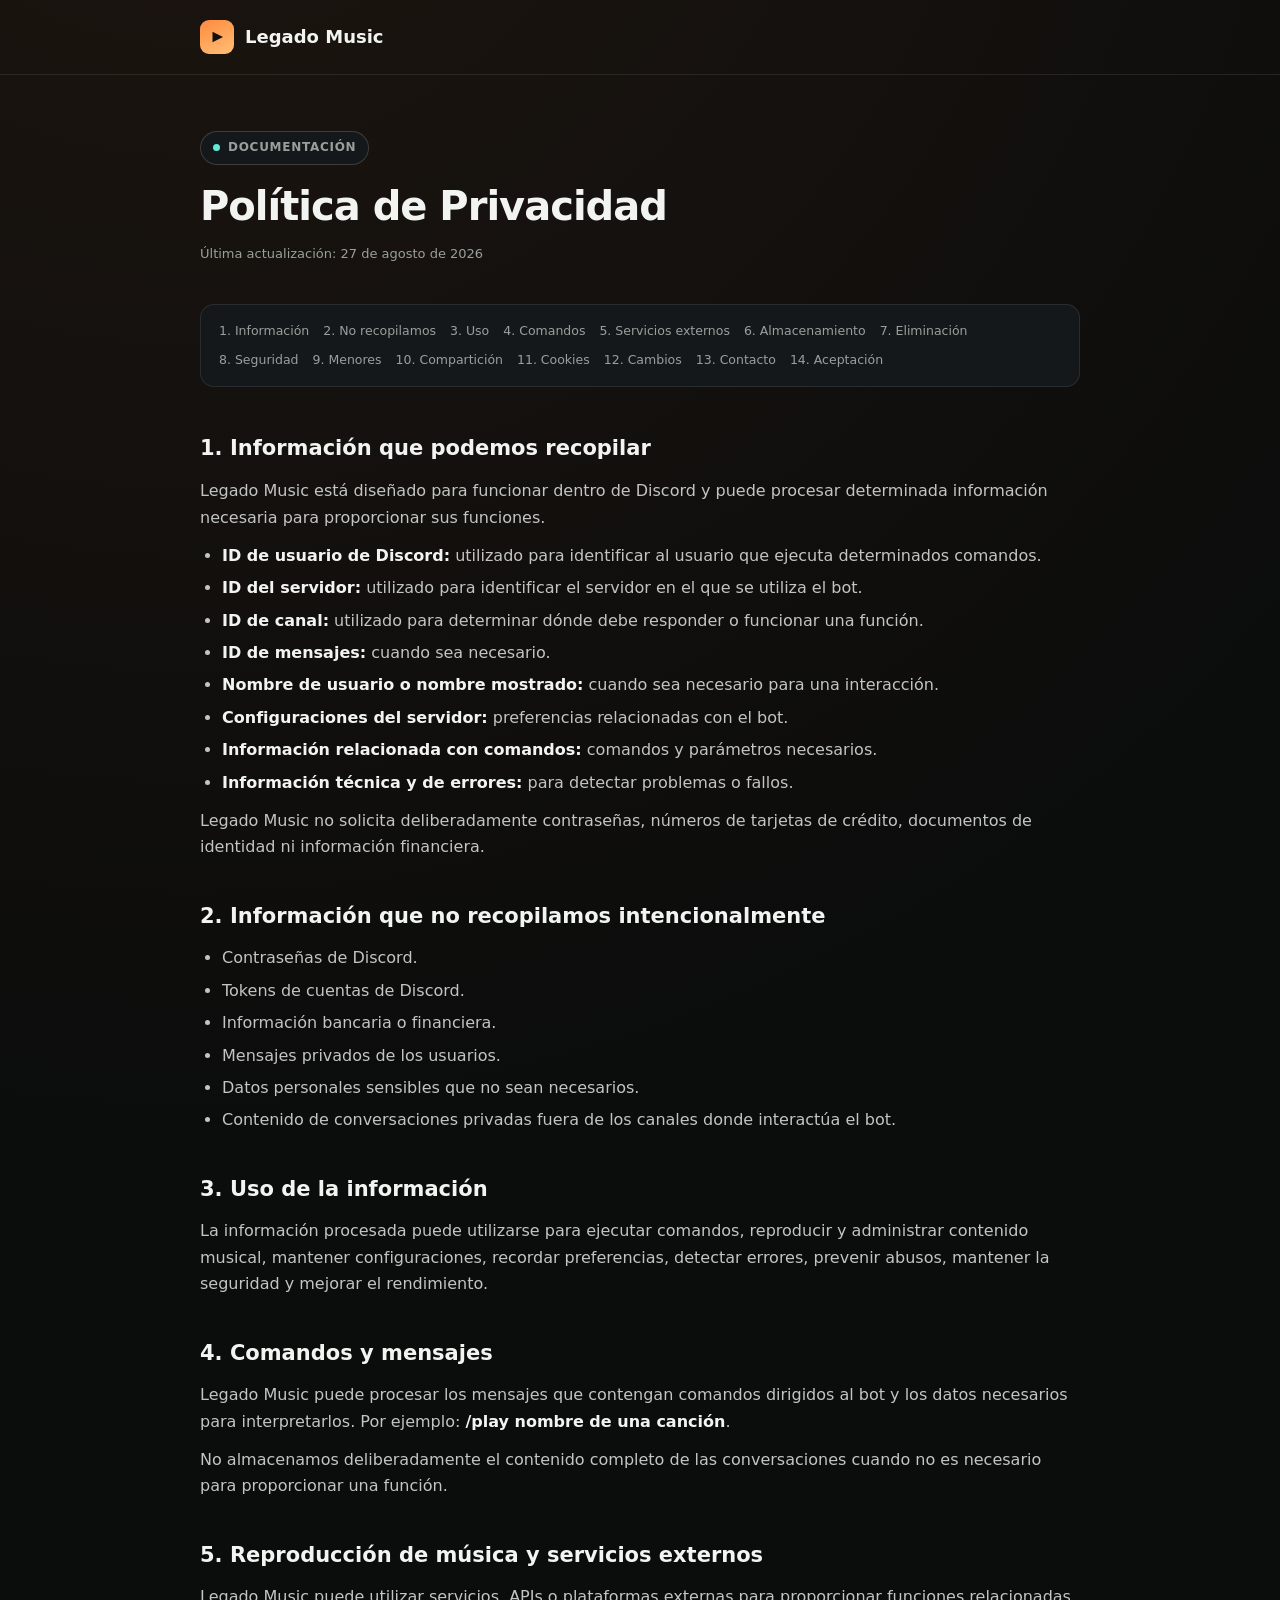
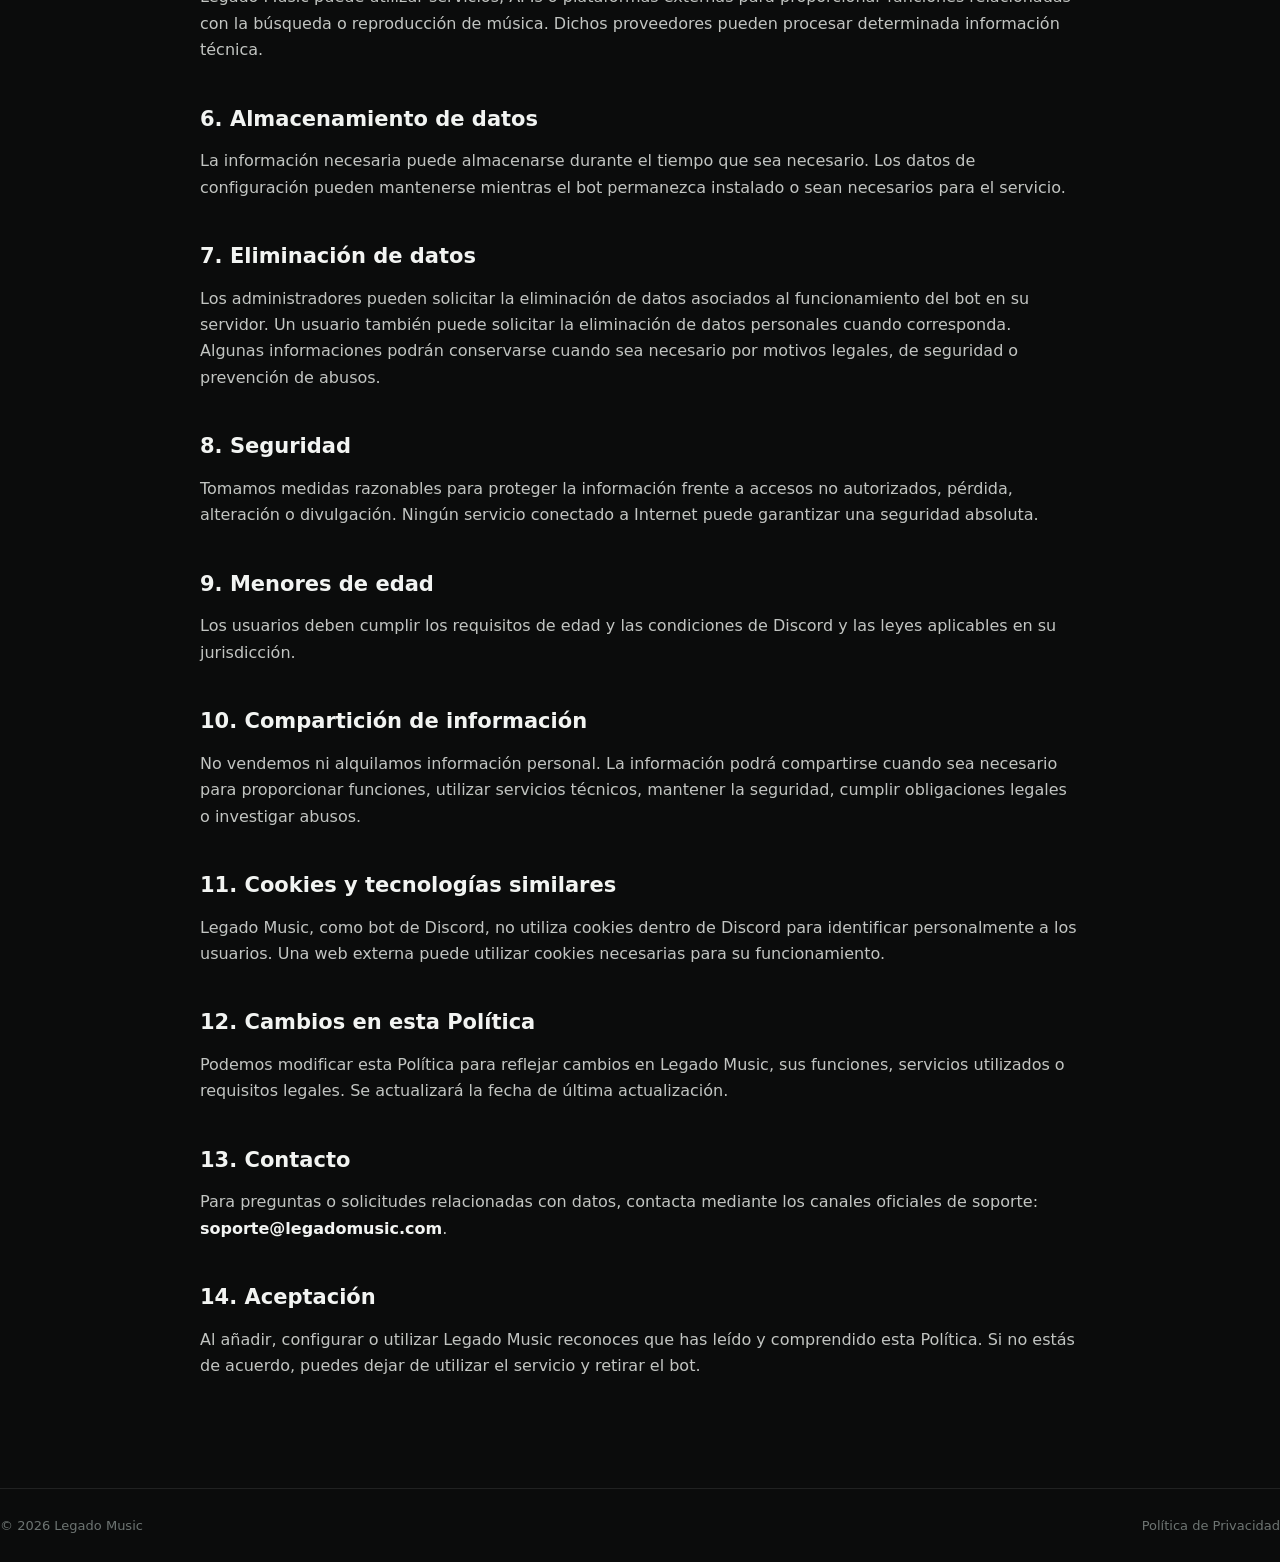
<file: politica-privacidad-index.html>
<!doctype html>
<html lang="es">
<head>
<meta charset="utf-8">
<meta name="viewport" content="width=device-width,initial-scale=1">
<title>Política de Privacidad | Legado Music</title>
<meta name="description" content="Política de privacidad de Legado Music: qué información procesamos, cómo la usamos y cómo puedes solicitar su eliminación.">
<meta name="robots" content="index, follow">
<meta name="theme-color" content="#0b0c0c">
<style>
  :root {
    --bg: #0b0c0c;
    --surface: #15181a;
    --surface-2: #1b1f21;
    --border: rgba(255, 255, 255, 0.09);
    --border-strong: rgba(255, 255, 255, 0.16);
    --text: #f2f4f2;
    --muted: #99a09c;
    --accent: #ff8a3d;
    --signal: #5eead4;
    --max-width: 880px;
  }
  * { box-sizing: border-box; margin: 0; padding: 0; }
  html { scroll-behavior: smooth; }
  body {
    min-height: 100vh;
    font-family: -apple-system, "Segoe UI", Roboto, Inter, system-ui, sans-serif;
    background:
      radial-gradient(circle at 15% -10%, rgba(255, 138, 61, 0.08), transparent 40%),
      var(--bg);
    color: var(--text);
    line-height: 1.65;
  }
  a { color: var(--accent); }
  .container { width: min(var(--max-width), calc(100% - 40px)); margin: 0 auto; }
  header {
    border-bottom: 1px solid var(--border);
    padding: 20px 0;
  }
  .brand {
    display: flex;
    align-items: center;
    gap: 11px;
    font-weight: 700;
    font-size: 18px;
    text-decoration: none;
    color: var(--text);
  }
  .brand-mark {
    width: 34px;
    height: 34px;
    flex: none;
    display: inline-flex;
    align-items: center;
    justify-content: center;
    border-radius: 9px;
    background: linear-gradient(155deg, var(--accent), #ffcf8a 130%);
  }
  main { padding: 56px 0 70px; }
  .eyebrow {
    display: inline-flex;
    align-items: center;
    gap: 8px;
    padding: 6px 12px;
    margin-bottom: 18px;
    border: 1px solid var(--border-strong);
    border-radius: 999px;
    background: var(--surface);
    color: var(--muted);
    font-size: 12px;
    font-weight: 600;
    letter-spacing: 0.06em;
    text-transform: uppercase;
  }
  .dot {
    width: 7px;
    height: 7px;
    border-radius: 50%;
    background: var(--signal);
  }
  h1 { font-size: 40px; line-height: 1.15; letter-spacing: -1px; }
  .intro { margin: 14px 0 40px; color: var(--muted); font-size: 13px; }
  section { margin-bottom: 38px; scroll-margin-top: 20px; }
  h2 { font-size: 21px; margin-bottom: 12px; }
  p { margin-bottom: 12px; color: #c2c5c2; }
  ul { padding-left: 22px; color: #c2c5c2; margin-bottom: 12px; }
  li { margin: 6px 0; }
  strong { color: #f2f4f2; }
  .toc {
    display: flex;
    flex-wrap: wrap;
    gap: 8px 14px;
    margin-bottom: 44px;
    padding: 16px 18px;
    border: 1px solid var(--border);
    border-radius: 14px;
    background: var(--surface);
  }
  .toc a {
    color: var(--muted);
    font-size: 12.5px;
    text-decoration: none;
  }
  .toc a:hover { color: #ffffff; }
  footer {
    border-top: 1px solid var(--border);
    padding: 26px 0;
    color: #6d7472;
    font-size: 13px;
    display: flex;
    justify-content: space-between;
    flex-wrap: wrap;
    gap: 10px;
  }
  @media (max-width: 600px) {
    h1 { font-size: 32px; }
    main { padding: 40px 0 50px; }
  }
</style>
</head>
<body>
<header>
<div class="container">
<a class="brand" href="#main">
<span class="brand-mark"><svg width="18" height="18" viewBox="0 0 24 24" fill="none"><path d="M6 5l14 7-14 7V5z" fill="#14100a"/></svg></span>
Legado Music
</a>
</div>
</header>
<main id="main">
<div class="container">
<span class="eyebrow"><span class="dot"></span>Documentación</span>
<h1>Política de Privacidad</h1>
<p class="intro">Última actualización: 27 de agosto de 2026</p>

<nav class="toc" aria-label="Índice">
<a href="#s1">1. Información</a><a href="#s2">2. No recopilamos</a><a href="#s3">3. Uso</a><a href="#s4">4. Comandos</a><a href="#s5">5. Servicios externos</a><a href="#s6">6. Almacenamiento</a><a href="#s7">7. Eliminación</a><a href="#s8">8. Seguridad</a><a href="#s9">9. Menores</a><a href="#s10">10. Compartición</a><a href="#s11">11. Cookies</a><a href="#s12">12. Cambios</a><a href="#s13">13. Contacto</a><a href="#s14">14. Aceptación</a>
</nav>

<section id="s1"><h2>1. Información que podemos recopilar</h2><p>Legado Music está diseñado para funcionar dentro de Discord y puede procesar determinada información necesaria para proporcionar sus funciones.</p><ul><li><strong>ID de usuario de Discord:</strong> utilizado para identificar al usuario que ejecuta determinados comandos.</li><li><strong>ID del servidor:</strong> utilizado para identificar el servidor en el que se utiliza el bot.</li><li><strong>ID de canal:</strong> utilizado para determinar dónde debe responder o funcionar una función.</li><li><strong>ID de mensajes:</strong> cuando sea necesario.</li><li><strong>Nombre de usuario o nombre mostrado:</strong> cuando sea necesario para una interacción.</li><li><strong>Configuraciones del servidor:</strong> preferencias relacionadas con el bot.</li><li><strong>Información relacionada con comandos:</strong> comandos y parámetros necesarios.</li><li><strong>Información técnica y de errores:</strong> para detectar problemas o fallos.</li></ul><p>Legado Music no solicita deliberadamente contraseñas, números de tarjetas de crédito, documentos de identidad ni información financiera.</p></section>
<section id="s2"><h2>2. Información que no recopilamos intencionalmente</h2><ul><li>Contraseñas de Discord.</li><li>Tokens de cuentas de Discord.</li><li>Información bancaria o financiera.</li><li>Mensajes privados de los usuarios.</li><li>Datos personales sensibles que no sean necesarios.</li><li>Contenido de conversaciones privadas fuera de los canales donde interactúa el bot.</li></ul></section>
<section id="s3"><h2>3. Uso de la información</h2><p>La información procesada puede utilizarse para ejecutar comandos, reproducir y administrar contenido musical, mantener configuraciones, recordar preferencias, detectar errores, prevenir abusos, mantener la seguridad y mejorar el rendimiento.</p></section>
<section id="s4"><h2>4. Comandos y mensajes</h2><p>Legado Music puede procesar los mensajes que contengan comandos dirigidos al bot y los datos necesarios para interpretarlos. Por ejemplo: <strong>/play nombre de una canción</strong>.</p><p>No almacenamos deliberadamente el contenido completo de las conversaciones cuando no es necesario para proporcionar una función.</p></section>
<section id="s5"><h2>5. Reproducción de música y servicios externos</h2><p>Legado Music puede utilizar servicios, APIs o plataformas externas para proporcionar funciones relacionadas con la búsqueda o reproducción de música. Dichos proveedores pueden procesar determinada información técnica.</p></section>
<section id="s6"><h2>6. Almacenamiento de datos</h2><p>La información necesaria puede almacenarse durante el tiempo que sea necesario. Los datos de configuración pueden mantenerse mientras el bot permanezca instalado o sean necesarios para el servicio.</p></section>
<section id="s7"><h2>7. Eliminación de datos</h2><p>Los administradores pueden solicitar la eliminación de datos asociados al funcionamiento del bot en su servidor. Un usuario también puede solicitar la eliminación de datos personales cuando corresponda. Algunas informaciones podrán conservarse cuando sea necesario por motivos legales, de seguridad o prevención de abusos.</p></section>
<section id="s8"><h2>8. Seguridad</h2><p>Tomamos medidas razonables para proteger la información frente a accesos no autorizados, pérdida, alteración o divulgación. Ningún servicio conectado a Internet puede garantizar una seguridad absoluta.</p></section>
<section id="s9"><h2>9. Menores de edad</h2><p>Los usuarios deben cumplir los requisitos de edad y las condiciones de Discord y las leyes aplicables en su jurisdicción.</p></section>
<section id="s10"><h2>10. Compartición de información</h2><p>No vendemos ni alquilamos información personal. La información podrá compartirse cuando sea necesario para proporcionar funciones, utilizar servicios técnicos, mantener la seguridad, cumplir obligaciones legales o investigar abusos.</p></section>
<section id="s11"><h2>11. Cookies y tecnologías similares</h2><p>Legado Music, como bot de Discord, no utiliza cookies dentro de Discord para identificar personalmente a los usuarios. Una web externa puede utilizar cookies necesarias para su funcionamiento.</p></section>
<section id="s12"><h2>12. Cambios en esta Política</h2><p>Podemos modificar esta Política para reflejar cambios en Legado Music, sus funciones, servicios utilizados o requisitos legales. Se actualizará la fecha de última actualización.</p></section>
<section id="s13"><h2>13. Contacto</h2><p>Para preguntas o solicitudes relacionadas con datos, contacta mediante los canales oficiales de soporte: <strong>soporte@legadomusic.com</strong>.</p></section>
<section id="s14"><h2>14. Aceptación</h2><p>Al añadir, configurar o utilizar Legado Music reconoces que has leído y comprendido esta Política. Si no estás de acuerdo, puedes dejar de utilizar el servicio y retirar el bot.</p></section>

</div>
</main>
<footer>
<div class="container" style="display:flex;justify-content:space-between;flex-wrap:wrap;gap:10px;width:100%">
<span>© 2026 Legado Music</span>
<span>Política de Privacidad</span>
</div>
</footer>
</body>
</html>
</file>
